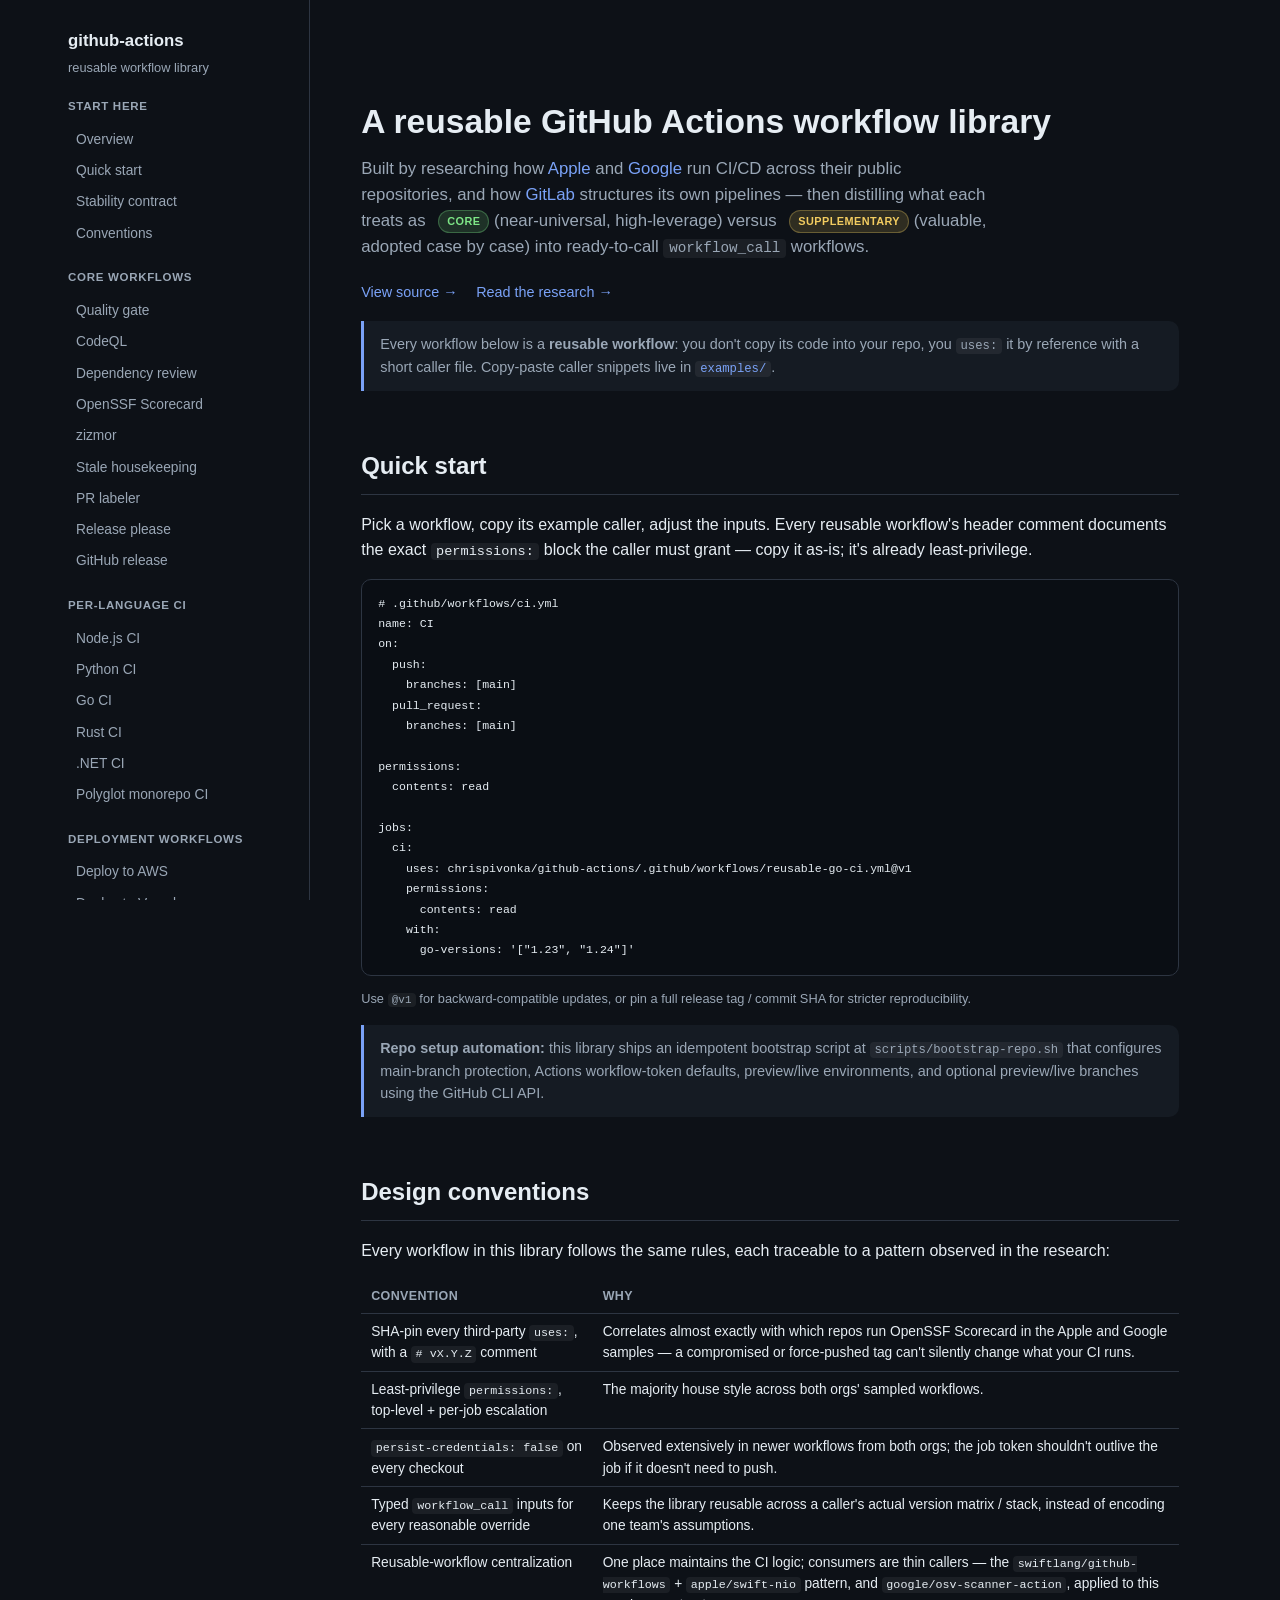
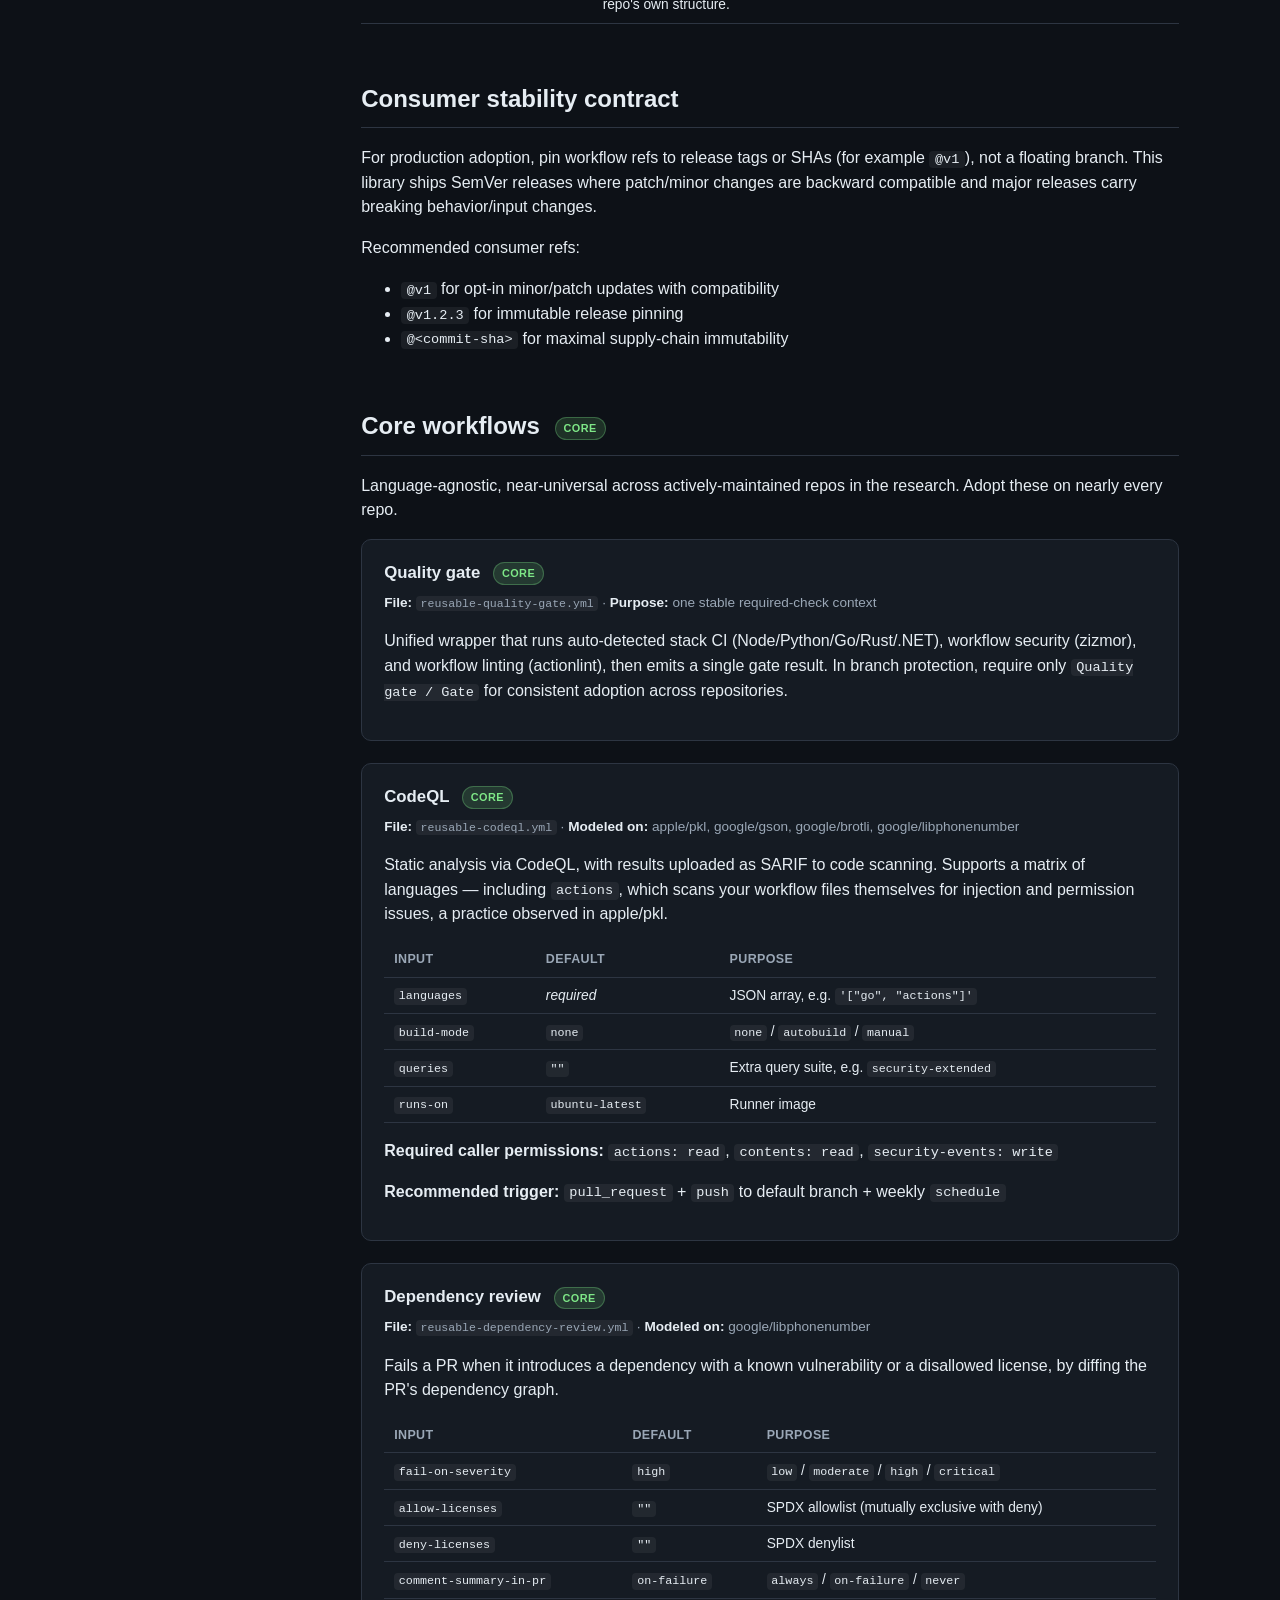
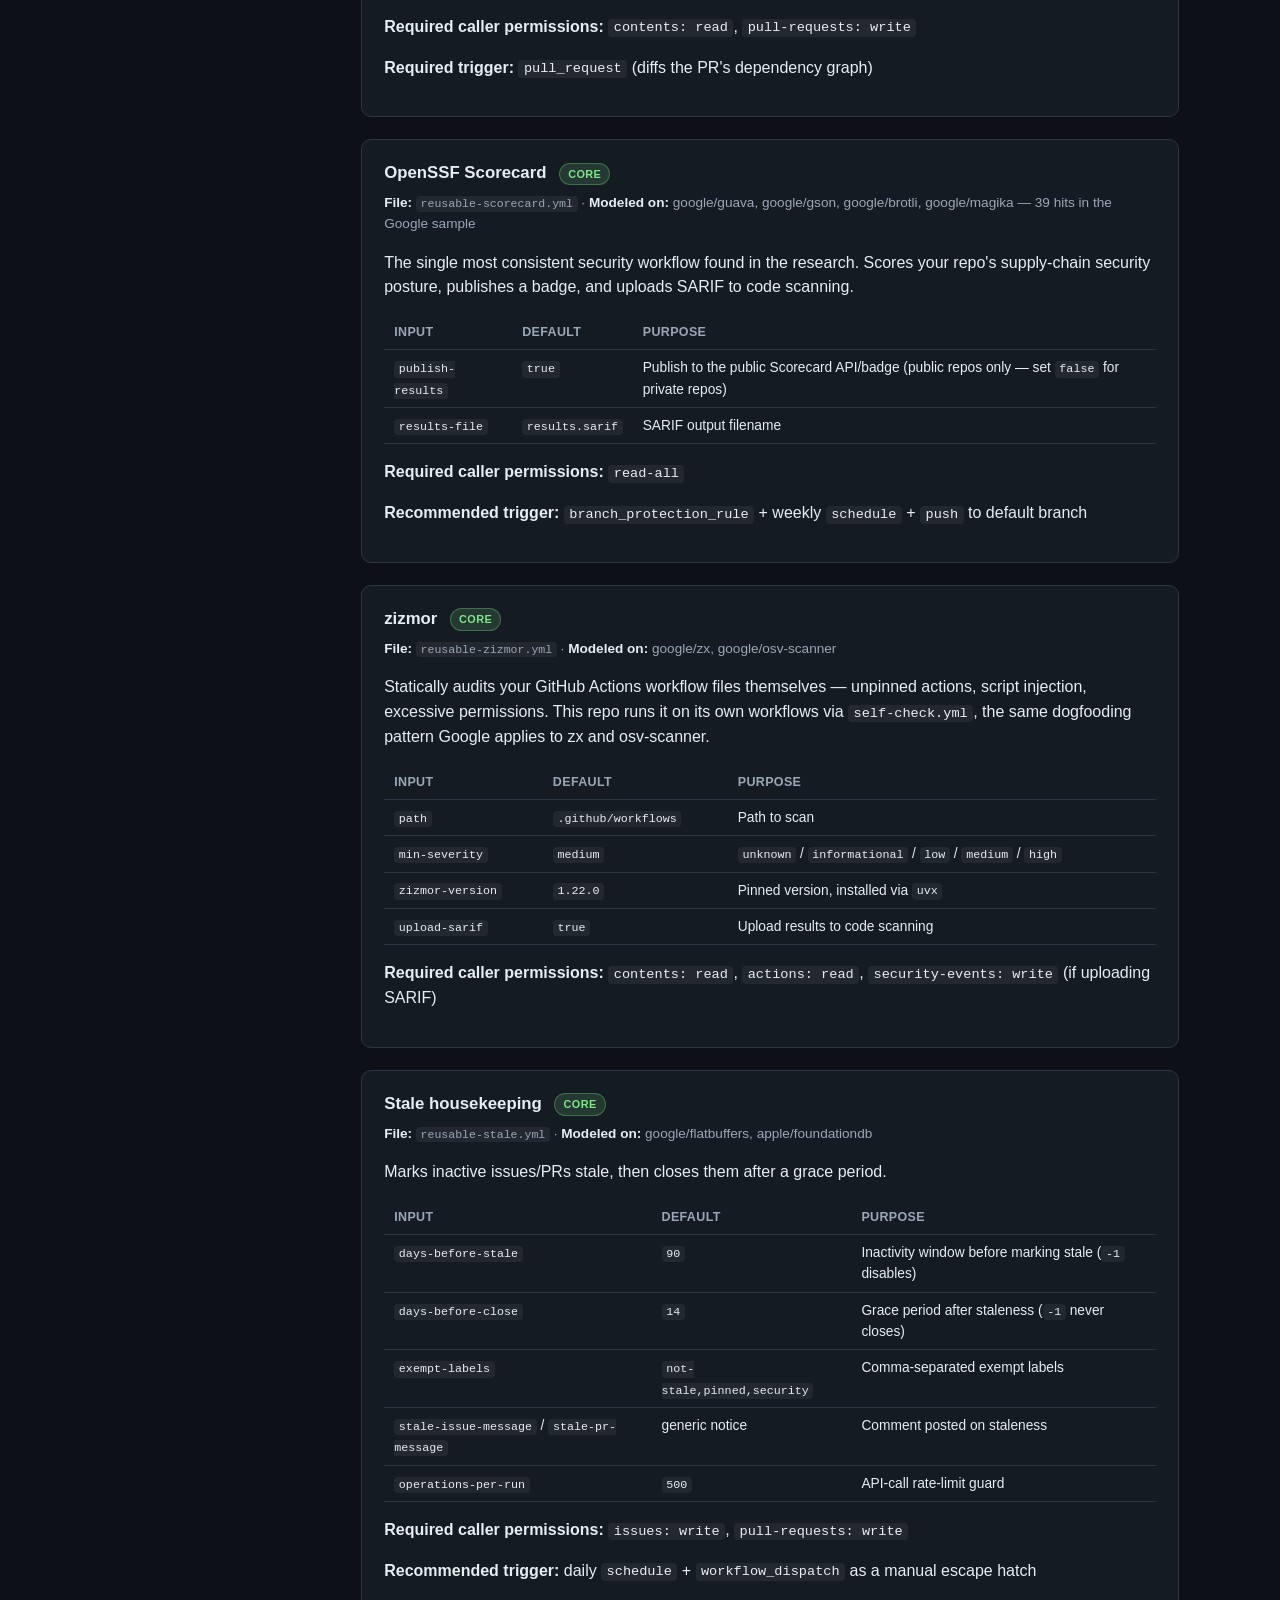
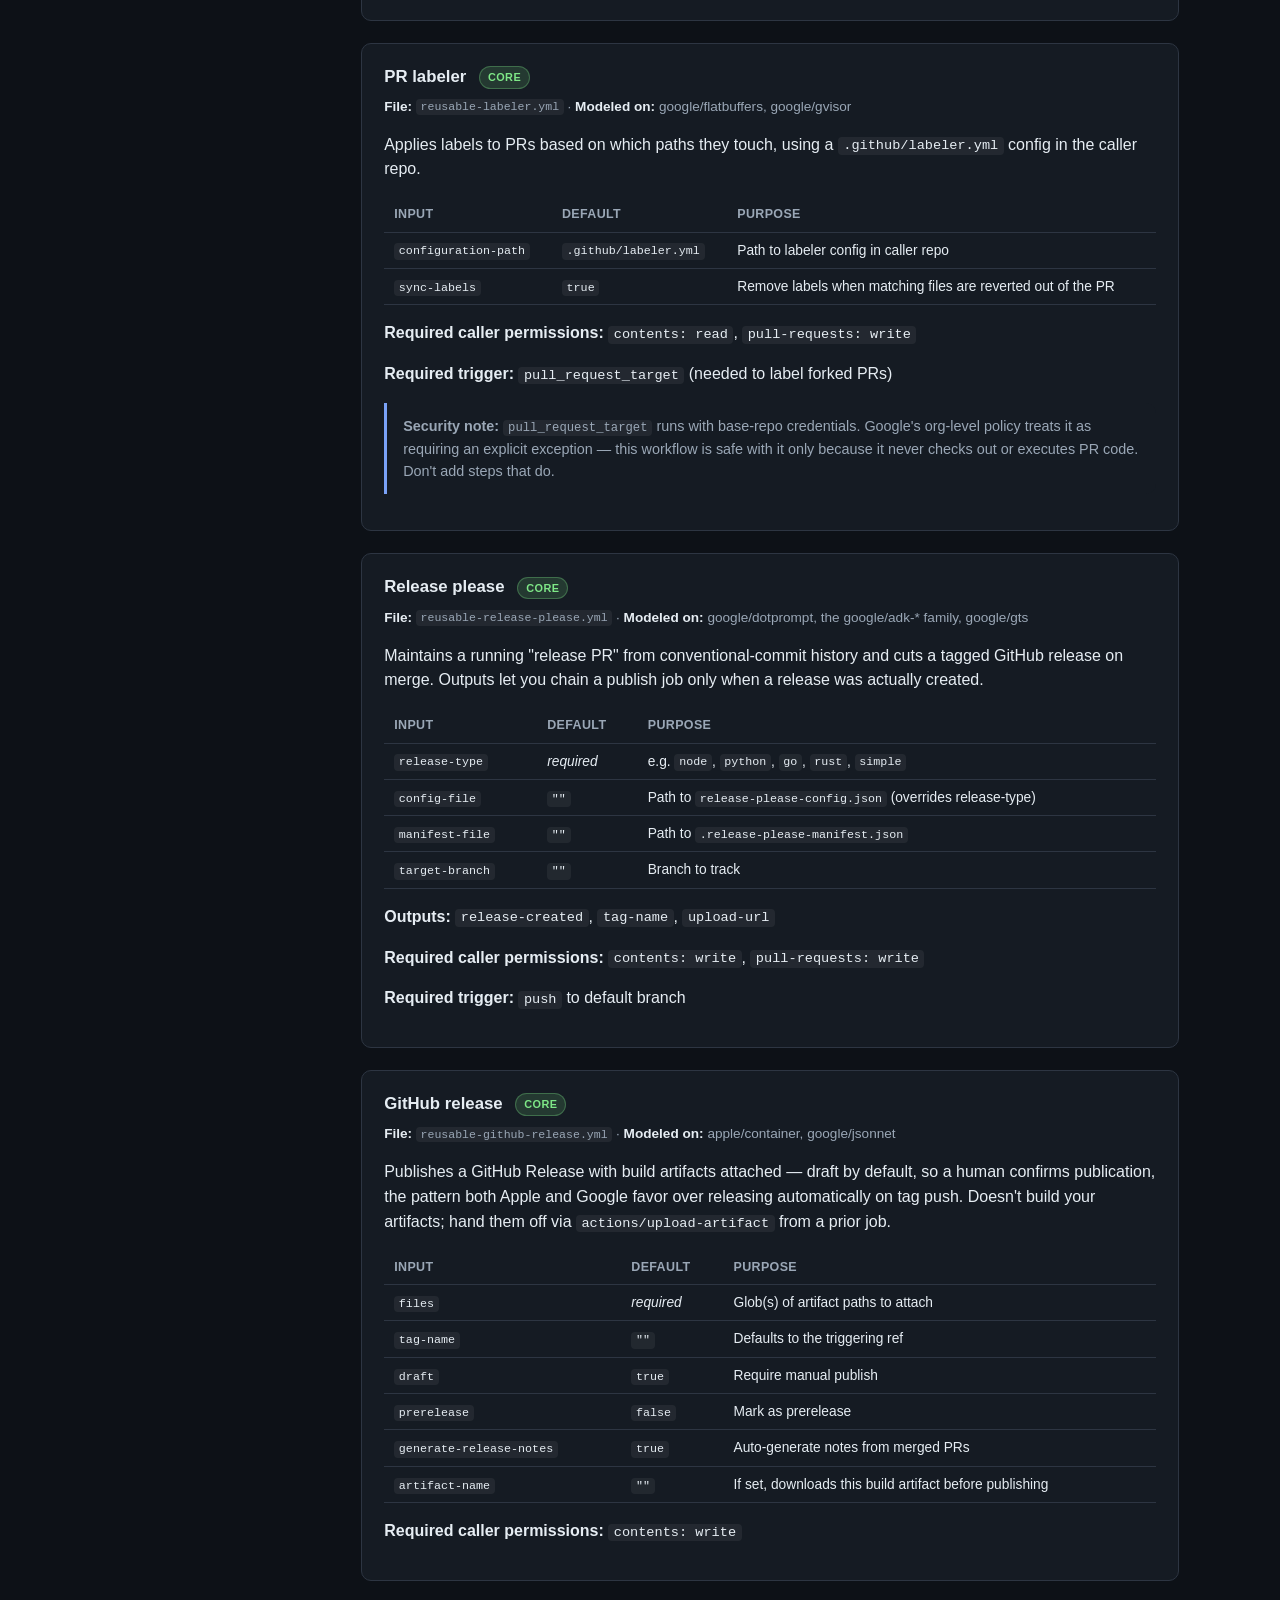
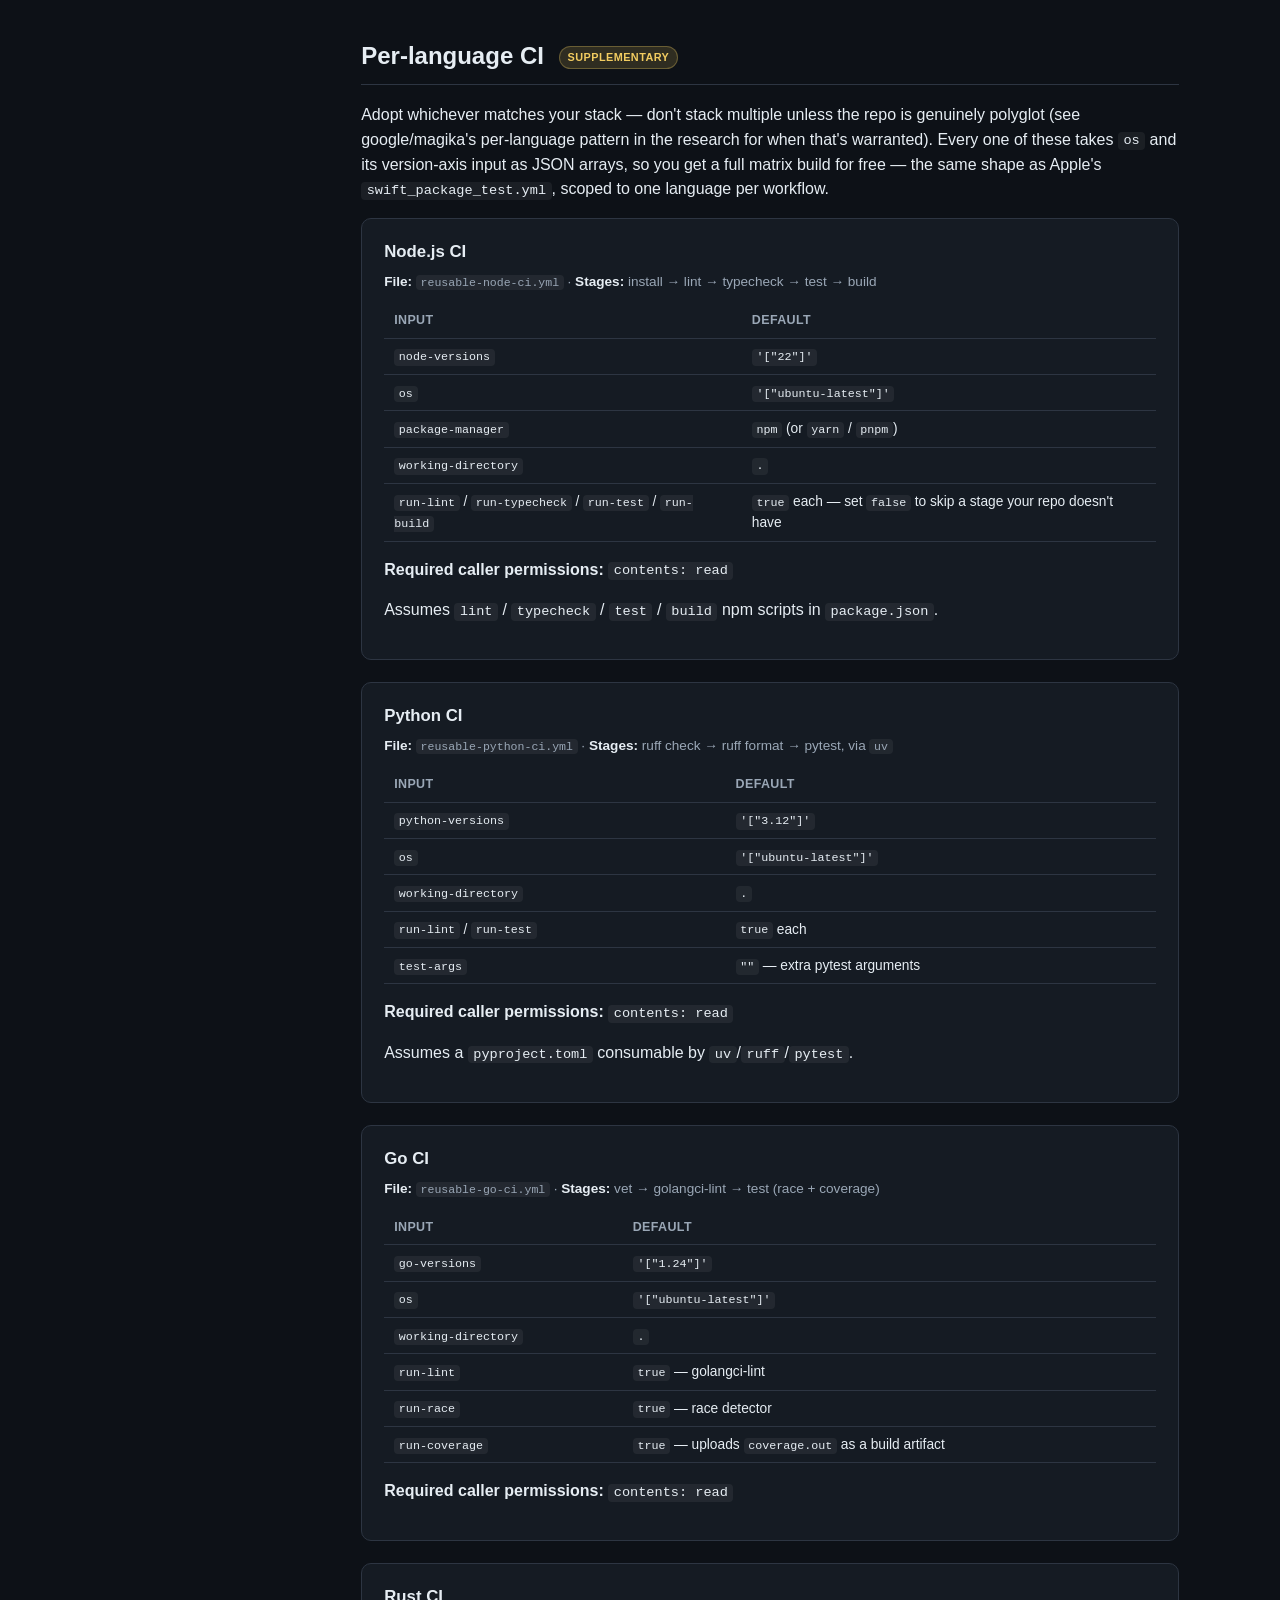
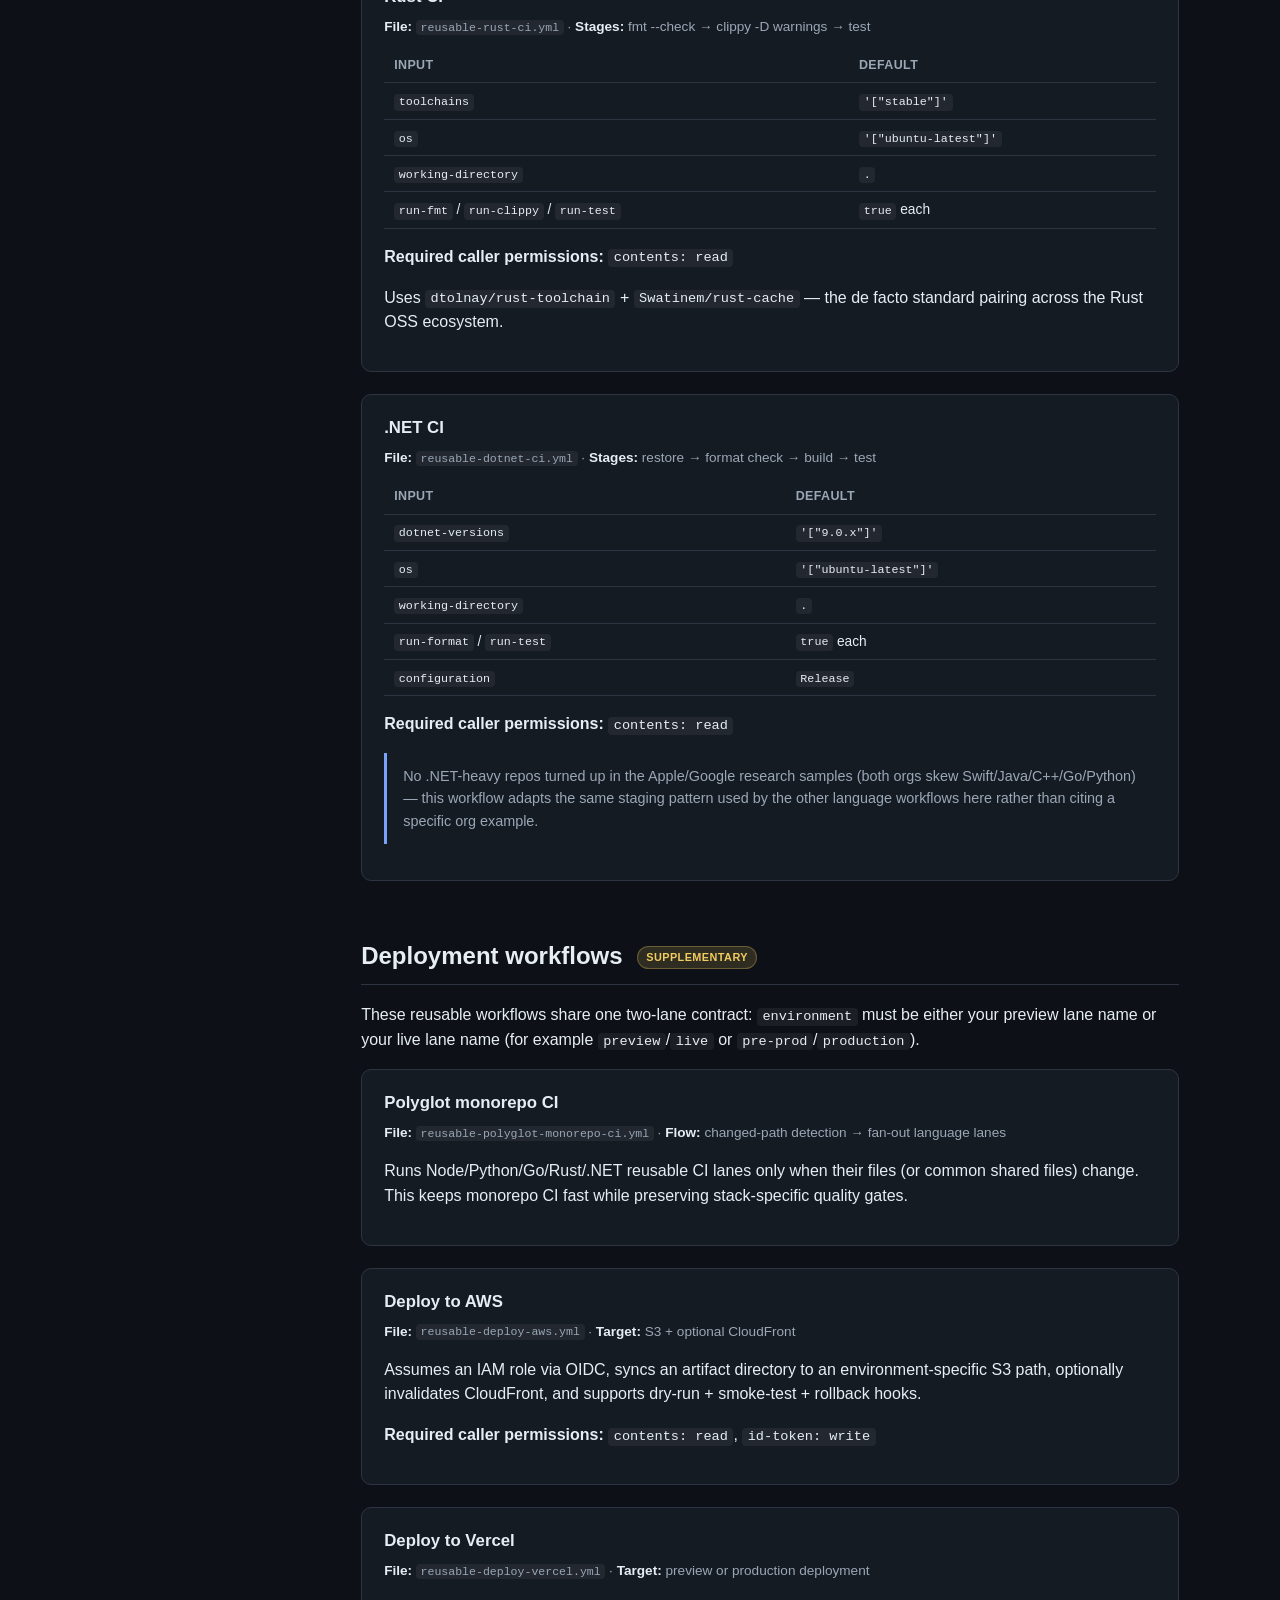
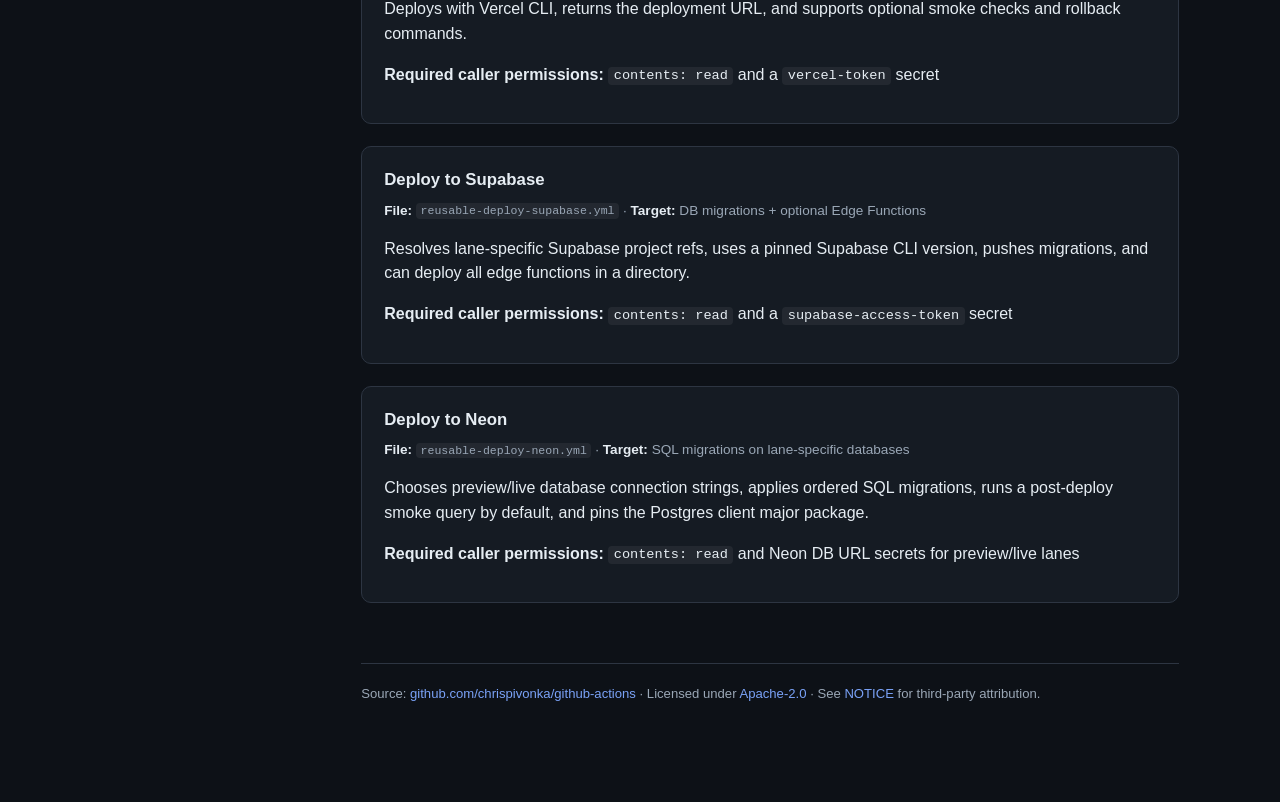
<file: docs/site/index.html>
<!doctype html>
<html lang="en">
<head>
<meta charset="utf-8">
<meta name="viewport" content="width=device-width, initial-scale=1">
<title>github-actions — reusable workflow library</title>
<meta name="description" content="Modular, reusable GitHub Actions workflows distilled from how Apple, Google, and GitLab run CI/CD.">
<link rel="stylesheet" href="assets/style.css">
</head>
<body>
<div class="layout">

<nav class="sidebar">
  <span class="brand">github-actions</span>
  <span class="tagline">reusable workflow library</span>

  <h4>Start here</h4>
  <ul>
    <li><a href="#overview">Overview</a></li>
    <li><a href="#quick-start">Quick start</a></li>
    <li><a href="#stability-contract">Stability contract</a></li>
    <li><a href="#conventions">Conventions</a></li>
  </ul>

  <h4>Core workflows</h4>
  <ul>
    <li><a href="#quality-gate">Quality gate</a></li>
    <li><a href="#codeql">CodeQL</a></li>
    <li><a href="#dependency-review">Dependency review</a></li>
    <li><a href="#scorecard">OpenSSF Scorecard</a></li>
    <li><a href="#zizmor">zizmor</a></li>
    <li><a href="#stale">Stale housekeeping</a></li>
    <li><a href="#labeler">PR labeler</a></li>
    <li><a href="#release-please">Release please</a></li>
    <li><a href="#github-release">GitHub release</a></li>
  </ul>

  <h4>Per-language CI</h4>
  <ul>
    <li><a href="#node-ci">Node.js CI</a></li>
    <li><a href="#python-ci">Python CI</a></li>
    <li><a href="#go-ci">Go CI</a></li>
    <li><a href="#rust-ci">Rust CI</a></li>
    <li><a href="#dotnet-ci">.NET CI</a></li>
    <li><a href="#polyglot-monorepo-ci">Polyglot monorepo CI</a></li>
  </ul>

  <h4>Deployment workflows</h4>
  <ul>
    <li><a href="#deploy-aws">Deploy to AWS</a></li>
    <li><a href="#deploy-vercel">Deploy to Vercel</a></li>
    <li><a href="#deploy-supabase">Deploy to Supabase</a></li>
    <li><a href="#deploy-neon">Deploy to Neon</a></li>
  </ul>

  <h4>Background</h4>
  <ul>
    <li><a href="research.html">Research writeups</a></li>
    <li><a href="https://github.com/chrispivonka/github-actions" target="_blank" rel="noopener">Source on GitHub</a></li>
    <li><a href="https://github.com/chrispivonka/github-actions/blob/main/LICENSE" target="_blank" rel="noopener">License</a></li>
  </ul>
</nav>

<main>

  <section class="hero" id="overview">
    <h1>A reusable GitHub Actions workflow library</h1>
    <p class="lead">
      Built by researching how <a href="https://github.com/apple" target="_blank" rel="noopener">Apple</a>
      and <a href="https://github.com/google" target="_blank" rel="noopener">Google</a> run CI/CD across
      their public repositories, and how <a href="https://about.gitlab.com/" target="_blank" rel="noopener">GitLab</a>
      structures its own pipelines — then distilling what each treats as
      <span class="badge core">core</span> (near-universal, high-leverage) versus
      <span class="badge supp">supplementary</span> (valuable, adopted case by case)
      into ready-to-call <code>workflow_call</code> workflows.
    </p>
    <div class="links">
      <a href="https://github.com/chrispivonka/github-actions" target="_blank" rel="noopener">View source →</a>
      <a href="research.html">Read the research →</a>
    </div>

    <div class="callout">
      Every workflow below is a <strong>reusable workflow</strong>: you don't copy its code into your
      repo, you <code>uses:</code> it by reference with a short caller file. Copy-paste caller
      snippets live in <a href="https://github.com/chrispivonka/github-actions/tree/main/examples" target="_blank" rel="noopener"><code>examples/</code></a>.
    </div>
  </section>

  <section id="quick-start">
    <h2>Quick start</h2>
    <p>Pick a workflow, copy its example caller, adjust the inputs. Every reusable workflow's
      header comment documents the exact <code>permissions:</code> block the caller must
      grant — copy it as-is; it's already least-privilege.</p>
    <pre><code># .github/workflows/ci.yml
name: CI
on:
  push:
    branches: [main]
  pull_request:
    branches: [main]

permissions:
  contents: read

jobs:
  ci:
    uses: chrispivonka/github-actions/.github/workflows/reusable-go-ci.yml@v1
    permissions:
      contents: read
    with:
      go-versions: '["1.23", "1.24"]'</code></pre>
    <p class="toc-jump">Use <code>@v1</code> for backward-compatible updates, or pin a
      full release tag / commit SHA for stricter reproducibility.</p>
    <div class="callout">
      <strong>Repo setup automation:</strong> this library ships an idempotent bootstrap
      script at <code>scripts/bootstrap-repo.sh</code> that configures main-branch
      protection, Actions workflow-token defaults, preview/live environments, and
      optional preview/live branches using the GitHub CLI API.
    </div>
  </section>

  <section id="conventions">
    <h2>Design conventions</h2>
    <p>Every workflow in this library follows the same rules, each traceable to a pattern
      observed in the research:</p>
    <table>
      <thead><tr><th>Convention</th><th>Why</th></tr></thead>
      <tbody>
        <tr>
          <td>SHA-pin every third-party <code>uses:</code>, with a <code>#&nbsp;vX.Y.Z</code> comment</td>
          <td>Correlates almost exactly with which repos run OpenSSF Scorecard in the Apple and Google samples — a compromised or force-pushed tag can't silently change what your CI runs.</td>
        </tr>
        <tr>
          <td>Least-privilege <code>permissions:</code>, top-level + per-job escalation</td>
          <td>The majority house style across both orgs' sampled workflows.</td>
        </tr>
        <tr>
          <td><code>persist-credentials: false</code> on every checkout</td>
          <td>Observed extensively in newer workflows from both orgs; the job token shouldn't outlive the job if it doesn't need to push.</td>
        </tr>
        <tr>
          <td>Typed <code>workflow_call</code> inputs for every reasonable override</td>
          <td>Keeps the library reusable across a caller's actual version matrix / stack, instead of encoding one team's assumptions.</td>
        </tr>
        <tr>
          <td>Reusable-workflow centralization</td>
          <td>One place maintains the CI logic; consumers are thin callers — the <code>swiftlang/github-workflows</code> + <code>apple/swift-nio</code> pattern, and <code>google/osv-scanner-action</code>, applied to this repo's own structure.</td>
        </tr>
      </tbody>
    </table>
  </section>

  <section id="stability-contract">
    <h2>Consumer stability contract</h2>
    <p>For production adoption, pin workflow refs to release tags or SHAs (for example
      <code>@v1</code>), not a floating branch. This library ships SemVer releases where
      patch/minor changes are backward compatible and major releases carry breaking
      behavior/input changes.</p>
    <p>Recommended consumer refs:</p>
    <ul>
      <li><code>@v1</code> for opt-in minor/patch updates with compatibility</li>
      <li><code>@v1.2.3</code> for immutable release pinning</li>
      <li><code>@&lt;commit-sha&gt;</code> for maximal supply-chain immutability</li>
    </ul>
  </section>

  <section id="core-workflows">
    <h2>Core workflows <span class="badge core">core</span></h2>
    <p>Language-agnostic, near-universal across actively-maintained repos in the research.
      Adopt these on nearly every repo.</p>

    <div class="card" id="quality-gate">
      <h4>Quality gate <span class="badge core">core</span></h4>
      <div class="meta"><strong>File:</strong> <code>reusable-quality-gate.yml</code> · <strong>Purpose:</strong> one stable required-check context</div>
      <p>Unified wrapper that runs auto-detected stack CI (Node/Python/Go/Rust/.NET),
        workflow security (zizmor), and workflow linting (actionlint), then emits a
        single gate result. In branch protection, require only
        <code>Quality gate / Gate</code> for consistent adoption across repositories.</p>
    </div>

    <div class="card" id="codeql">
      <h4>CodeQL <span class="badge core">core</span></h4>
      <div class="meta"><strong>File:</strong> <code>reusable-codeql.yml</code> · <strong>Modeled on:</strong> apple/pkl, google/gson, google/brotli, google/libphonenumber</div>
      <p>Static analysis via CodeQL, with results uploaded as SARIF to code scanning. Supports a
        matrix of languages — including <code>actions</code>, which scans your workflow files
        themselves for injection and permission issues, a practice observed in apple/pkl.</p>
      <table>
        <thead><tr><th>Input</th><th>Default</th><th>Purpose</th></tr></thead>
        <tbody>
          <tr><td><code>languages</code></td><td><em>required</em></td><td>JSON array, e.g. <code>'["go", "actions"]'</code></td></tr>
          <tr><td><code>build-mode</code></td><td><code>none</code></td><td><code>none</code> / <code>autobuild</code> / <code>manual</code></td></tr>
          <tr><td><code>queries</code></td><td><code>""</code></td><td>Extra query suite, e.g. <code>security-extended</code></td></tr>
          <tr><td><code>runs-on</code></td><td><code>ubuntu-latest</code></td><td>Runner image</td></tr>
        </tbody>
      </table>
      <p><strong>Required caller permissions:</strong> <code>actions: read</code>, <code>contents: read</code>, <code>security-events: write</code></p>
      <p><strong>Recommended trigger:</strong> <code>pull_request</code> + <code>push</code> to default branch + weekly <code>schedule</code></p>
    </div>

    <div class="card" id="dependency-review">
      <h4>Dependency review <span class="badge core">core</span></h4>
      <div class="meta"><strong>File:</strong> <code>reusable-dependency-review.yml</code> · <strong>Modeled on:</strong> google/libphonenumber</div>
      <p>Fails a PR when it introduces a dependency with a known vulnerability or a
        disallowed license, by diffing the PR's dependency graph.</p>
      <table>
        <thead><tr><th>Input</th><th>Default</th><th>Purpose</th></tr></thead>
        <tbody>
          <tr><td><code>fail-on-severity</code></td><td><code>high</code></td><td><code>low</code> / <code>moderate</code> / <code>high</code> / <code>critical</code></td></tr>
          <tr><td><code>allow-licenses</code></td><td><code>""</code></td><td>SPDX allowlist (mutually exclusive with deny)</td></tr>
          <tr><td><code>deny-licenses</code></td><td><code>""</code></td><td>SPDX denylist</td></tr>
          <tr><td><code>comment-summary-in-pr</code></td><td><code>on-failure</code></td><td><code>always</code> / <code>on-failure</code> / <code>never</code></td></tr>
        </tbody>
      </table>
      <p><strong>Required caller permissions:</strong> <code>contents: read</code>, <code>pull-requests: write</code></p>
      <p><strong>Required trigger:</strong> <code>pull_request</code> (diffs the PR's dependency graph)</p>
    </div>

    <div class="card" id="scorecard">
      <h4>OpenSSF Scorecard <span class="badge core">core</span></h4>
      <div class="meta"><strong>File:</strong> <code>reusable-scorecard.yml</code> · <strong>Modeled on:</strong> google/guava, google/gson, google/brotli, google/magika — 39 hits in the Google sample</div>
      <p>The single most consistent security workflow found in the research. Scores your
        repo's supply-chain security posture, publishes a badge, and uploads SARIF to code
        scanning.</p>
      <table>
        <thead><tr><th>Input</th><th>Default</th><th>Purpose</th></tr></thead>
        <tbody>
          <tr><td><code>publish-results</code></td><td><code>true</code></td><td>Publish to the public Scorecard API/badge (public repos only — set <code>false</code> for private repos)</td></tr>
          <tr><td><code>results-file</code></td><td><code>results.sarif</code></td><td>SARIF output filename</td></tr>
        </tbody>
      </table>
      <p><strong>Required caller permissions:</strong> <code>read-all</code></p>
      <p><strong>Recommended trigger:</strong> <code>branch_protection_rule</code> + weekly <code>schedule</code> + <code>push</code> to default branch</p>
    </div>

    <div class="card" id="zizmor">
      <h4>zizmor <span class="badge core">core</span></h4>
      <div class="meta"><strong>File:</strong> <code>reusable-zizmor.yml</code> · <strong>Modeled on:</strong> google/zx, google/osv-scanner</div>
      <p>Statically audits your GitHub Actions workflow files themselves — unpinned actions,
        script injection, excessive permissions. This repo runs it on its own workflows via
        <code>self-check.yml</code>, the same dogfooding pattern Google applies to zx and
        osv-scanner.</p>
      <table>
        <thead><tr><th>Input</th><th>Default</th><th>Purpose</th></tr></thead>
        <tbody>
          <tr><td><code>path</code></td><td><code>.github/workflows</code></td><td>Path to scan</td></tr>
          <tr><td><code>min-severity</code></td><td><code>medium</code></td><td><code>unknown</code> / <code>informational</code> / <code>low</code> / <code>medium</code> / <code>high</code></td></tr>
          <tr><td><code>zizmor-version</code></td><td><code>1.22.0</code></td><td>Pinned version, installed via <code>uvx</code></td></tr>
          <tr><td><code>upload-sarif</code></td><td><code>true</code></td><td>Upload results to code scanning</td></tr>
        </tbody>
      </table>
      <p><strong>Required caller permissions:</strong> <code>contents: read</code>, <code>actions: read</code>, <code>security-events: write</code> (if uploading SARIF)</p>
    </div>

    <div class="card" id="stale">
      <h4>Stale housekeeping <span class="badge core">core</span></h4>
      <div class="meta"><strong>File:</strong> <code>reusable-stale.yml</code> · <strong>Modeled on:</strong> google/flatbuffers, apple/foundationdb</div>
      <p>Marks inactive issues/PRs stale, then closes them after a grace period.</p>
      <table>
        <thead><tr><th>Input</th><th>Default</th><th>Purpose</th></tr></thead>
        <tbody>
          <tr><td><code>days-before-stale</code></td><td><code>90</code></td><td>Inactivity window before marking stale (<code>-1</code> disables)</td></tr>
          <tr><td><code>days-before-close</code></td><td><code>14</code></td><td>Grace period after staleness (<code>-1</code> never closes)</td></tr>
          <tr><td><code>exempt-labels</code></td><td><code>not-stale,pinned,security</code></td><td>Comma-separated exempt labels</td></tr>
          <tr><td><code>stale-issue-message</code> / <code>stale-pr-message</code></td><td>generic notice</td><td>Comment posted on staleness</td></tr>
          <tr><td><code>operations-per-run</code></td><td><code>500</code></td><td>API-call rate-limit guard</td></tr>
        </tbody>
      </table>
      <p><strong>Required caller permissions:</strong> <code>issues: write</code>, <code>pull-requests: write</code></p>
      <p><strong>Recommended trigger:</strong> daily <code>schedule</code> + <code>workflow_dispatch</code> as a manual escape hatch</p>
    </div>

    <div class="card" id="labeler">
      <h4>PR labeler <span class="badge core">core</span></h4>
      <div class="meta"><strong>File:</strong> <code>reusable-labeler.yml</code> · <strong>Modeled on:</strong> google/flatbuffers, google/gvisor</div>
      <p>Applies labels to PRs based on which paths they touch, using a
        <code>.github/labeler.yml</code> config in the caller repo.</p>
      <table>
        <thead><tr><th>Input</th><th>Default</th><th>Purpose</th></tr></thead>
        <tbody>
          <tr><td><code>configuration-path</code></td><td><code>.github/labeler.yml</code></td><td>Path to labeler config in caller repo</td></tr>
          <tr><td><code>sync-labels</code></td><td><code>true</code></td><td>Remove labels when matching files are reverted out of the PR</td></tr>
        </tbody>
      </table>
      <p><strong>Required caller permissions:</strong> <code>contents: read</code>, <code>pull-requests: write</code></p>
      <p><strong>Required trigger:</strong> <code>pull_request_target</code> (needed to label forked PRs)</p>
      <div class="callout">
        <strong>Security note:</strong> <code>pull_request_target</code> runs with base-repo
        credentials. Google's org-level policy treats it as requiring an explicit exception —
        this workflow is safe with it only because it never checks out or executes PR code.
        Don't add steps that do.
      </div>
    </div>

    <div class="card" id="release-please">
      <h4>Release please <span class="badge core">core</span></h4>
      <div class="meta"><strong>File:</strong> <code>reusable-release-please.yml</code> · <strong>Modeled on:</strong> google/dotprompt, the google/adk-* family, google/gts</div>
      <p>Maintains a running "release PR" from conventional-commit history and cuts a tagged
        GitHub release on merge. Outputs let you chain a publish job only when a release was
        actually created.</p>
      <table>
        <thead><tr><th>Input</th><th>Default</th><th>Purpose</th></tr></thead>
        <tbody>
          <tr><td><code>release-type</code></td><td><em>required</em></td><td>e.g. <code>node</code>, <code>python</code>, <code>go</code>, <code>rust</code>, <code>simple</code></td></tr>
          <tr><td><code>config-file</code></td><td><code>""</code></td><td>Path to <code>release-please-config.json</code> (overrides release-type)</td></tr>
          <tr><td><code>manifest-file</code></td><td><code>""</code></td><td>Path to <code>.release-please-manifest.json</code></td></tr>
          <tr><td><code>target-branch</code></td><td><code>""</code></td><td>Branch to track</td></tr>
        </tbody>
      </table>
      <p><strong>Outputs:</strong> <code>release-created</code>, <code>tag-name</code>, <code>upload-url</code></p>
      <p><strong>Required caller permissions:</strong> <code>contents: write</code>, <code>pull-requests: write</code></p>
      <p><strong>Required trigger:</strong> <code>push</code> to default branch</p>
    </div>

    <div class="card" id="github-release">
      <h4>GitHub release <span class="badge core">core</span></h4>
      <div class="meta"><strong>File:</strong> <code>reusable-github-release.yml</code> · <strong>Modeled on:</strong> apple/container, google/jsonnet</div>
      <p>Publishes a GitHub Release with build artifacts attached — draft by default, so a
        human confirms publication, the pattern both Apple and Google favor over releasing
        automatically on tag push. Doesn't build your artifacts; hand them off via
        <code>actions/upload-artifact</code> from a prior job.</p>
      <table>
        <thead><tr><th>Input</th><th>Default</th><th>Purpose</th></tr></thead>
        <tbody>
          <tr><td><code>files</code></td><td><em>required</em></td><td>Glob(s) of artifact paths to attach</td></tr>
          <tr><td><code>tag-name</code></td><td><code>""</code></td><td>Defaults to the triggering ref</td></tr>
          <tr><td><code>draft</code></td><td><code>true</code></td><td>Require manual publish</td></tr>
          <tr><td><code>prerelease</code></td><td><code>false</code></td><td>Mark as prerelease</td></tr>
          <tr><td><code>generate-release-notes</code></td><td><code>true</code></td><td>Auto-generate notes from merged PRs</td></tr>
          <tr><td><code>artifact-name</code></td><td><code>""</code></td><td>If set, downloads this build artifact before publishing</td></tr>
        </tbody>
      </table>
      <p><strong>Required caller permissions:</strong> <code>contents: write</code></p>
    </div>
  </section>

  <section id="lang-ci">
    <h2>Per-language CI <span class="badge supp">supplementary</span></h2>
    <p>Adopt whichever matches your stack — don't stack multiple unless the repo is genuinely
      polyglot (see google/magika's per-language pattern in the research for when that's
      warranted). Every one of these takes <code>os</code> and its version-axis input as JSON
      arrays, so you get a full matrix build for free — the same shape as Apple's
      <code>swift_package_test.yml</code>, scoped to one language per workflow.</p>

    <div class="card" id="node-ci">
      <h4>Node.js CI</h4>
      <div class="meta"><strong>File:</strong> <code>reusable-node-ci.yml</code> · <strong>Stages:</strong> install → lint → typecheck → test → build</div>
      <table>
        <thead><tr><th>Input</th><th>Default</th></tr></thead>
        <tbody>
          <tr><td><code>node-versions</code></td><td><code>'["22"]'</code></td></tr>
          <tr><td><code>os</code></td><td><code>'["ubuntu-latest"]'</code></td></tr>
          <tr><td><code>package-manager</code></td><td><code>npm</code> (or <code>yarn</code> / <code>pnpm</code>)</td></tr>
          <tr><td><code>working-directory</code></td><td><code>.</code></td></tr>
          <tr><td><code>run-lint</code> / <code>run-typecheck</code> / <code>run-test</code> / <code>run-build</code></td><td><code>true</code> each — set <code>false</code> to skip a stage your repo doesn't have</td></tr>
        </tbody>
      </table>
      <p><strong>Required caller permissions:</strong> <code>contents: read</code></p>
      <p>Assumes <code>lint</code> / <code>typecheck</code> / <code>test</code> / <code>build</code> npm scripts in <code>package.json</code>.</p>
    </div>

    <div class="card" id="python-ci">
      <h4>Python CI</h4>
      <div class="meta"><strong>File:</strong> <code>reusable-python-ci.yml</code> · <strong>Stages:</strong> ruff check → ruff format → pytest, via <code>uv</code></div>
      <table>
        <thead><tr><th>Input</th><th>Default</th></tr></thead>
        <tbody>
          <tr><td><code>python-versions</code></td><td><code>'["3.12"]'</code></td></tr>
          <tr><td><code>os</code></td><td><code>'["ubuntu-latest"]'</code></td></tr>
          <tr><td><code>working-directory</code></td><td><code>.</code></td></tr>
          <tr><td><code>run-lint</code> / <code>run-test</code></td><td><code>true</code> each</td></tr>
          <tr><td><code>test-args</code></td><td><code>""</code> — extra pytest arguments</td></tr>
        </tbody>
      </table>
      <p><strong>Required caller permissions:</strong> <code>contents: read</code></p>
      <p>Assumes a <code>pyproject.toml</code> consumable by <code>uv</code>/<code>ruff</code>/<code>pytest</code>.</p>
    </div>

    <div class="card" id="go-ci">
      <h4>Go CI</h4>
      <div class="meta"><strong>File:</strong> <code>reusable-go-ci.yml</code> · <strong>Stages:</strong> vet → golangci-lint → test (race + coverage)</div>
      <table>
        <thead><tr><th>Input</th><th>Default</th></tr></thead>
        <tbody>
          <tr><td><code>go-versions</code></td><td><code>'["1.24"]'</code></td></tr>
          <tr><td><code>os</code></td><td><code>'["ubuntu-latest"]'</code></td></tr>
          <tr><td><code>working-directory</code></td><td><code>.</code></td></tr>
          <tr><td><code>run-lint</code></td><td><code>true</code> — golangci-lint</td></tr>
          <tr><td><code>run-race</code></td><td><code>true</code> — race detector</td></tr>
          <tr><td><code>run-coverage</code></td><td><code>true</code> — uploads <code>coverage.out</code> as a build artifact</td></tr>
        </tbody>
      </table>
      <p><strong>Required caller permissions:</strong> <code>contents: read</code></p>
    </div>

    <div class="card" id="rust-ci">
      <h4>Rust CI</h4>
      <div class="meta"><strong>File:</strong> <code>reusable-rust-ci.yml</code> · <strong>Stages:</strong> fmt --check → clippy -D warnings → test</div>
      <table>
        <thead><tr><th>Input</th><th>Default</th></tr></thead>
        <tbody>
          <tr><td><code>toolchains</code></td><td><code>'["stable"]'</code></td></tr>
          <tr><td><code>os</code></td><td><code>'["ubuntu-latest"]'</code></td></tr>
          <tr><td><code>working-directory</code></td><td><code>.</code></td></tr>
          <tr><td><code>run-fmt</code> / <code>run-clippy</code> / <code>run-test</code></td><td><code>true</code> each</td></tr>
        </tbody>
      </table>
      <p><strong>Required caller permissions:</strong> <code>contents: read</code></p>
      <p>Uses <code>dtolnay/rust-toolchain</code> + <code>Swatinem/rust-cache</code> — the de facto
        standard pairing across the Rust OSS ecosystem.</p>
    </div>

    <div class="card" id="dotnet-ci">
      <h4>.NET CI</h4>
      <div class="meta"><strong>File:</strong> <code>reusable-dotnet-ci.yml</code> · <strong>Stages:</strong> restore → format check → build → test</div>
      <table>
        <thead><tr><th>Input</th><th>Default</th></tr></thead>
        <tbody>
          <tr><td><code>dotnet-versions</code></td><td><code>'["9.0.x"]'</code></td></tr>
          <tr><td><code>os</code></td><td><code>'["ubuntu-latest"]'</code></td></tr>
          <tr><td><code>working-directory</code></td><td><code>.</code></td></tr>
          <tr><td><code>run-format</code> / <code>run-test</code></td><td><code>true</code> each</td></tr>
          <tr><td><code>configuration</code></td><td><code>Release</code></td></tr>
        </tbody>
      </table>
      <p><strong>Required caller permissions:</strong> <code>contents: read</code></p>
      <div class="callout">
        No .NET-heavy repos turned up in the Apple/Google research samples (both orgs skew
        Swift/Java/C++/Go/Python) — this workflow adapts the same staging pattern used by the
        other language workflows here rather than citing a specific org example.
      </div>
    </div>
  </section>

  <section id="deployments">
    <h2>Deployment workflows <span class="badge supp">supplementary</span></h2>
    <p>These reusable workflows share one two-lane contract:
      <code>environment</code> must be either your preview lane name or your live lane
      name (for example <code>preview</code>/<code>live</code> or
      <code>pre-prod</code>/<code>production</code>).</p>

    <div class="card" id="polyglot-monorepo-ci">
      <h4>Polyglot monorepo CI</h4>
      <div class="meta"><strong>File:</strong> <code>reusable-polyglot-monorepo-ci.yml</code> · <strong>Flow:</strong> changed-path detection → fan-out language lanes</div>
      <p>Runs Node/Python/Go/Rust/.NET reusable CI lanes only when their files (or common
        shared files) change. This keeps monorepo CI fast while preserving stack-specific
        quality gates.</p>
    </div>

    <div class="card" id="deploy-aws">
      <h4>Deploy to AWS</h4>
      <div class="meta"><strong>File:</strong> <code>reusable-deploy-aws.yml</code> · <strong>Target:</strong> S3 + optional CloudFront</div>
      <p>Assumes an IAM role via OIDC, syncs an artifact directory to an environment-specific
        S3 path, optionally invalidates CloudFront, and supports dry-run + smoke-test +
        rollback hooks.</p>
      <p><strong>Required caller permissions:</strong> <code>contents: read</code>, <code>id-token: write</code></p>
    </div>

    <div class="card" id="deploy-vercel">
      <h4>Deploy to Vercel</h4>
      <div class="meta"><strong>File:</strong> <code>reusable-deploy-vercel.yml</code> · <strong>Target:</strong> preview or production deployment</div>
      <p>Deploys with Vercel CLI, returns the deployment URL, and supports optional smoke
        checks and rollback commands.</p>
      <p><strong>Required caller permissions:</strong> <code>contents: read</code> and a <code>vercel-token</code> secret</p>
    </div>

    <div class="card" id="deploy-supabase">
      <h4>Deploy to Supabase</h4>
      <div class="meta"><strong>File:</strong> <code>reusable-deploy-supabase.yml</code> · <strong>Target:</strong> DB migrations + optional Edge Functions</div>
      <p>Resolves lane-specific Supabase project refs, uses a pinned Supabase CLI version,
        pushes migrations, and can deploy all edge functions in a directory.</p>
      <p><strong>Required caller permissions:</strong> <code>contents: read</code> and a <code>supabase-access-token</code> secret</p>
    </div>

    <div class="card" id="deploy-neon">
      <h4>Deploy to Neon</h4>
      <div class="meta"><strong>File:</strong> <code>reusable-deploy-neon.yml</code> · <strong>Target:</strong> SQL migrations on lane-specific databases</div>
      <p>Chooses preview/live database connection strings, applies ordered SQL migrations, runs
        a post-deploy smoke query by default, and pins the Postgres client major package.</p>
      <p><strong>Required caller permissions:</strong> <code>contents: read</code> and Neon DB URL secrets for preview/live lanes</p>
    </div>
  </section>

  <footer>
    Source: <a href="https://github.com/chrispivonka/github-actions" target="_blank" rel="noopener">github.com/chrispivonka/github-actions</a> ·
    Licensed under <a href="https://github.com/chrispivonka/github-actions/blob/main/LICENSE" target="_blank" rel="noopener">Apache-2.0</a> ·
    See <a href="https://github.com/chrispivonka/github-actions/blob/main/NOTICE" target="_blank" rel="noopener">NOTICE</a> for third-party attribution.
  </footer>

</main>
</div>
</body>
</html>
</file>
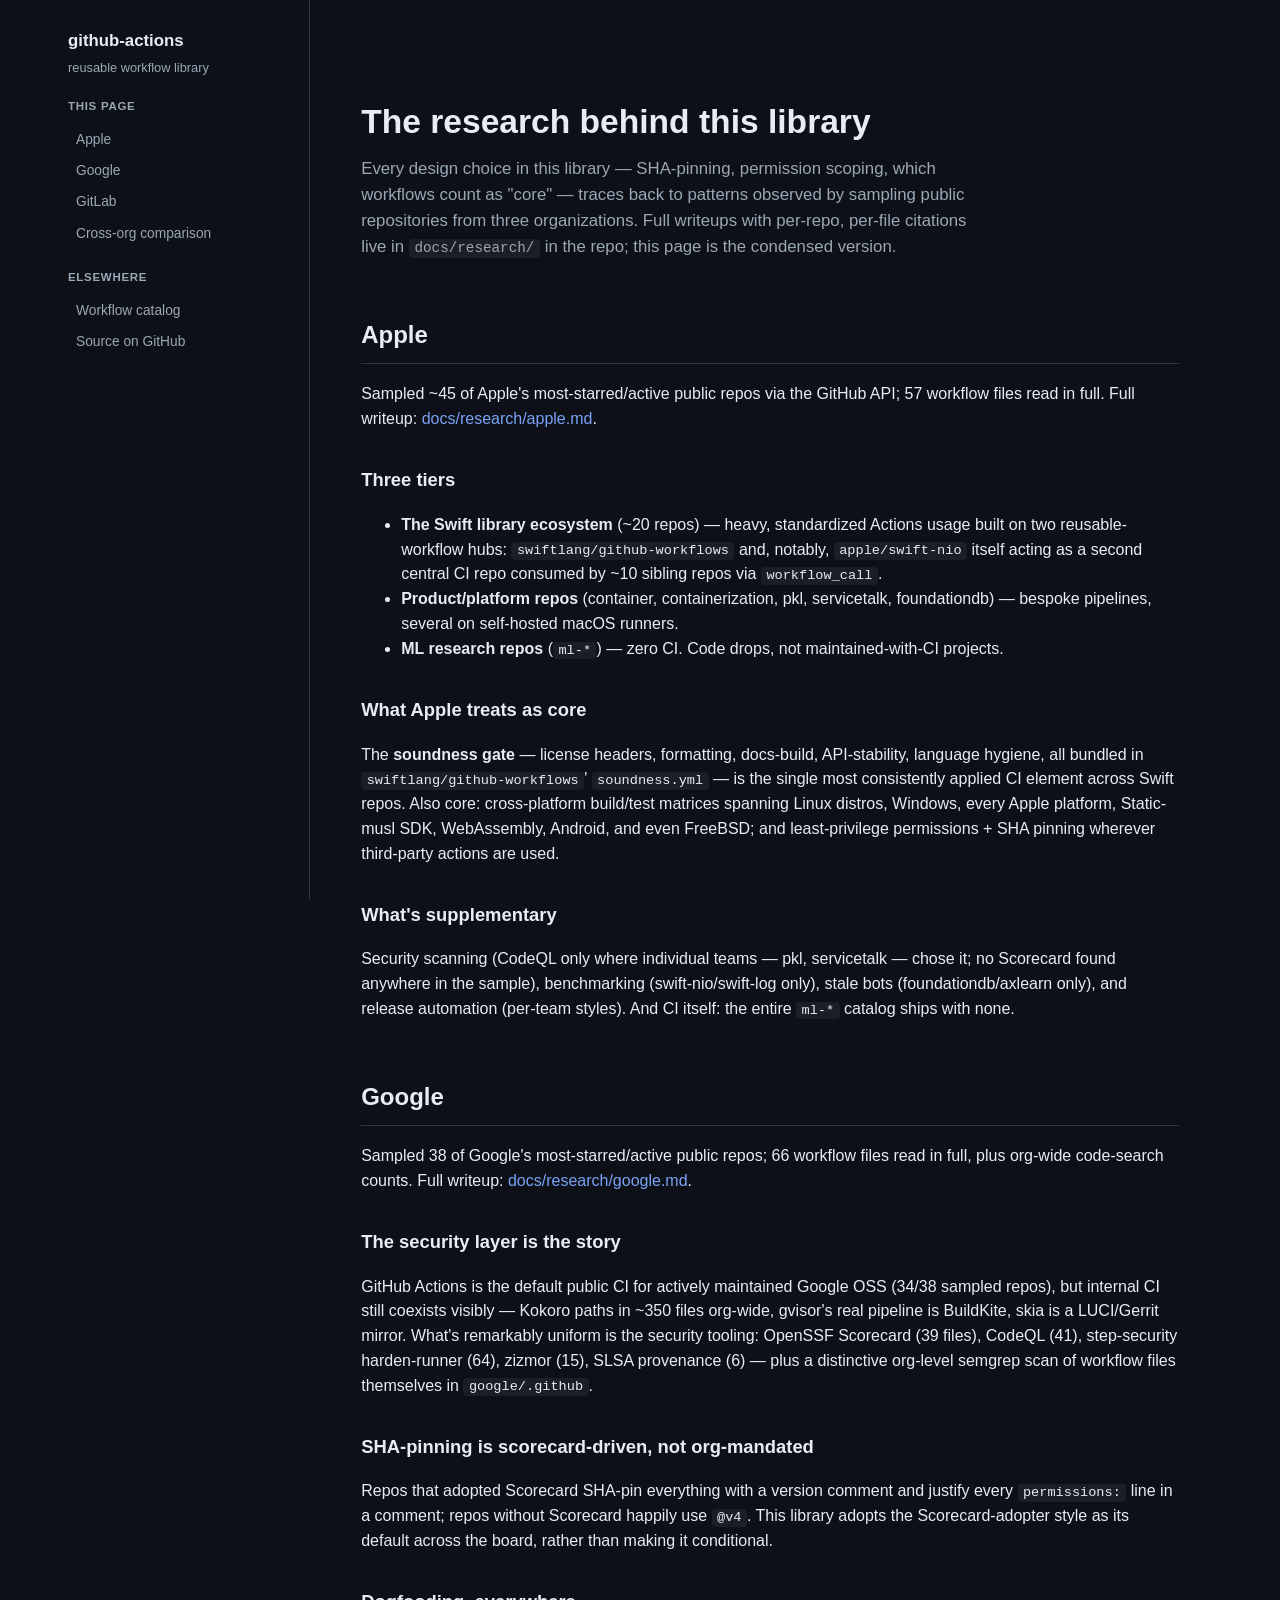
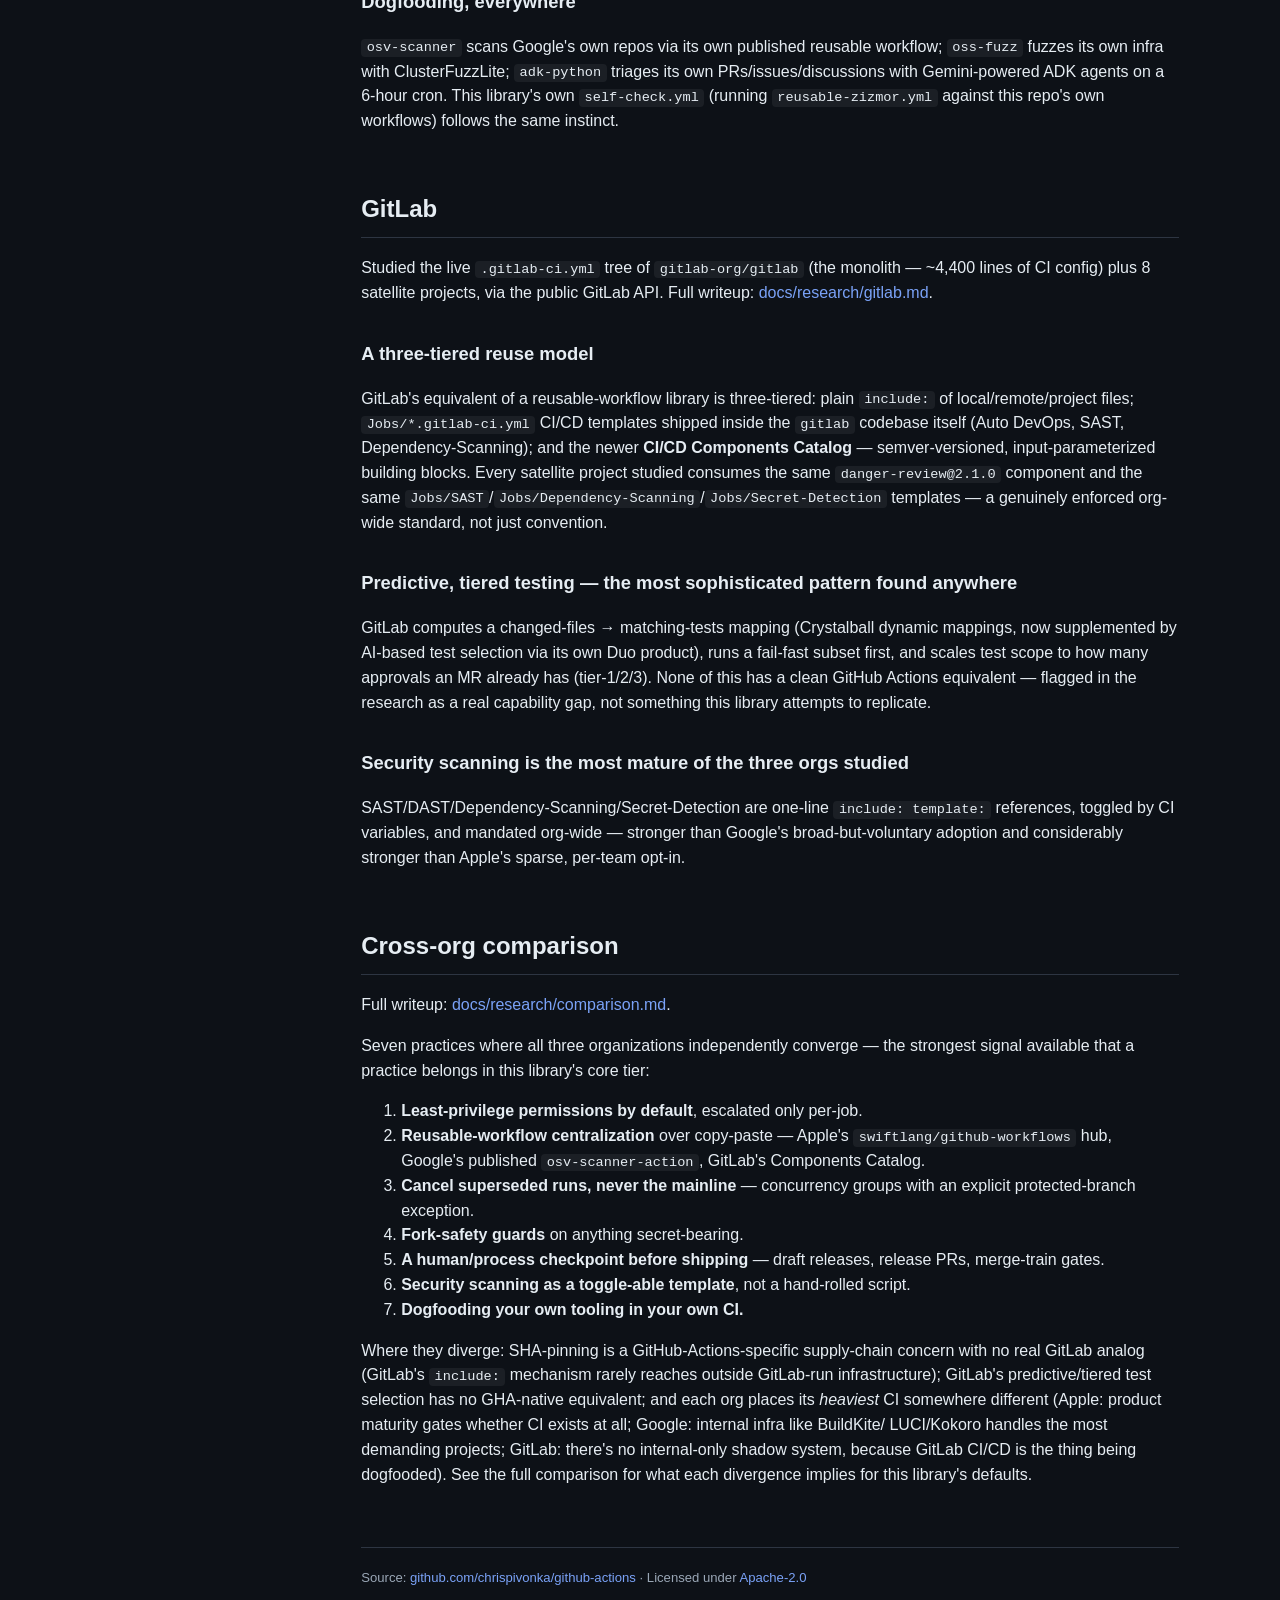
<file: docs/site/research.html>
<!doctype html>
<html lang="en">
<head>
<meta charset="utf-8">
<meta name="viewport" content="width=device-width, initial-scale=1">
<title>Research — github-actions</title>
<meta name="description" content="How Apple, Google, and GitLab structure CI/CD across their repositories — the research behind this workflow library.">
<link rel="stylesheet" href="assets/style.css">
</head>
<body>
<div class="layout">

<nav class="sidebar">
  <span class="brand"><a href="index.html" style="color:inherit;text-decoration:none;">github-actions</a></span>
  <span class="tagline">reusable workflow library</span>

  <h4>This page</h4>
  <ul>
    <li><a href="#apple">Apple</a></li>
    <li><a href="#google">Google</a></li>
    <li><a href="#gitlab">GitLab</a></li>
    <li><a href="#comparison">Cross-org comparison</a></li>
  </ul>

  <h4>Elsewhere</h4>
  <ul>
    <li><a href="index.html">Workflow catalog</a></li>
    <li><a href="https://github.com/chrispivonka/github-actions" target="_blank" rel="noopener">Source on GitHub</a></li>
  </ul>
</nav>

<main>
  <section class="hero" id="research-top">
    <h1>The research behind this library</h1>
    <p class="lead">
      Every design choice in this library — SHA-pinning, permission scoping, which workflows
      count as "core" — traces back to patterns observed by sampling public repositories from
      three organizations. Full writeups with per-repo, per-file citations live in
      <code>docs/research/</code> in the repo; this page is the condensed version.
    </p>
  </section>

  <section id="apple">
    <h2>Apple</h2>
    <p class="meta">Sampled ~45 of Apple's most-starred/active public repos via the GitHub API;
      57 workflow files read in full. Full writeup:
      <a href="https://github.com/chrispivonka/github-actions/blob/main/docs/research/apple.md" target="_blank" rel="noopener">docs/research/apple.md</a>.</p>

    <h3>Three tiers</h3>
    <ul>
      <li><strong>The Swift library ecosystem</strong> (~20 repos) — heavy, standardized Actions
        usage built on two reusable-workflow hubs: <code>swiftlang/github-workflows</code> and,
        notably, <code>apple/swift-nio</code> itself acting as a second central CI repo consumed
        by ~10 sibling repos via <code>workflow_call</code>.</li>
      <li><strong>Product/platform repos</strong> (container, containerization, pkl,
        servicetalk, foundationdb) — bespoke pipelines, several on self-hosted macOS runners.</li>
      <li><strong>ML research repos</strong> (<code>ml-*</code>) — zero CI. Code drops, not
        maintained-with-CI projects.</li>
    </ul>

    <h3>What Apple treats as core</h3>
    <p>The <strong>soundness gate</strong> — license headers, formatting, docs-build,
      API-stability, language hygiene, all bundled in <code>swiftlang/github-workflows</code>'
      <code>soundness.yml</code> — is the single most consistently applied CI element across
      Swift repos. Also core: cross-platform build/test matrices spanning Linux distros, Windows,
      every Apple platform, Static-musl SDK, WebAssembly, Android, and even FreeBSD; and
      least-privilege permissions + SHA pinning wherever third-party actions are used.</p>

    <h3>What's supplementary</h3>
    <p>Security scanning (CodeQL only where individual teams — pkl, servicetalk — chose it; no
      Scorecard found anywhere in the sample), benchmarking (swift-nio/swift-log only), stale
      bots (foundationdb/axlearn only), and release automation (per-team styles). And CI itself:
      the entire <code>ml-*</code> catalog ships with none.</p>
  </section>

  <section id="google">
    <h2>Google</h2>
    <p class="meta">Sampled 38 of Google's most-starred/active public repos; 66 workflow files
      read in full, plus org-wide code-search counts. Full writeup:
      <a href="https://github.com/chrispivonka/github-actions/blob/main/docs/research/google.md" target="_blank" rel="noopener">docs/research/google.md</a>.</p>

    <h3>The security layer is the story</h3>
    <p>GitHub Actions is the default public CI for actively maintained Google OSS (34/38
      sampled repos), but internal CI still coexists visibly — Kokoro paths in ~350 files
      org-wide, gvisor's real pipeline is BuildKite, skia is a LUCI/Gerrit mirror. What's
      remarkably uniform is the security tooling: OpenSSF Scorecard (39 files), CodeQL (41),
      step-security harden-runner (64), zizmor (15), SLSA provenance (6) — plus a distinctive
      org-level semgrep scan of workflow files themselves in <code>google/.github</code>.</p>

    <h3>SHA-pinning is scorecard-driven, not org-mandated</h3>
    <p>Repos that adopted Scorecard SHA-pin everything with a version comment and justify every
      <code>permissions:</code> line in a comment; repos without Scorecard happily use
      <code>@v4</code>. This library adopts the Scorecard-adopter style as its default across the
      board, rather than making it conditional.</p>

    <h3>Dogfooding, everywhere</h3>
    <p><code>osv-scanner</code> scans Google's own repos via its own published reusable workflow;
      <code>oss-fuzz</code> fuzzes its own infra with ClusterFuzzLite;
      <code>adk-python</code> triages its own PRs/issues/discussions with Gemini-powered ADK
      agents on a 6-hour cron. This library's own <code>self-check.yml</code>
      (running <code>reusable-zizmor.yml</code> against this repo's own workflows) follows the
      same instinct.</p>
  </section>

  <section id="gitlab">
    <h2>GitLab</h2>
    <p class="meta">Studied the live <code>.gitlab-ci.yml</code> tree of <code>gitlab-org/gitlab</code>
      (the monolith — ~4,400 lines of CI config) plus 8 satellite projects, via the public
      GitLab API. Full writeup:
      <a href="https://github.com/chrispivonka/github-actions/blob/main/docs/research/gitlab.md" target="_blank" rel="noopener">docs/research/gitlab.md</a>.</p>

    <h3>A three-tiered reuse model</h3>
    <p>GitLab's equivalent of a reusable-workflow library is three-tiered: plain
      <code>include:</code> of local/remote/project files; <code>Jobs/*.gitlab-ci.yml</code>
      CI/CD templates shipped inside the <code>gitlab</code> codebase itself (Auto DevOps,
      SAST, Dependency-Scanning); and the newer <strong>CI/CD Components Catalog</strong> —
      semver-versioned, input-parameterized building blocks. Every satellite project studied
      consumes the same <code>danger-review@2.1.0</code> component and the same
      <code>Jobs/SAST</code>/<code>Jobs/Dependency-Scanning</code>/<code>Jobs/Secret-Detection</code>
      templates — a genuinely enforced org-wide standard, not just convention.</p>

    <h3>Predictive, tiered testing — the most sophisticated pattern found anywhere</h3>
    <p>GitLab computes a changed-files → matching-tests mapping (Crystalball dynamic
      mappings, now supplemented by AI-based test selection via its own Duo product), runs a
      fail-fast subset first, and scales test scope to how many approvals an MR already has
      (tier-1/2/3). None of this has a clean GitHub Actions equivalent — flagged in the
      research as a real capability gap, not something this library attempts to replicate.</p>

    <h3>Security scanning is the most mature of the three orgs studied</h3>
    <p>SAST/DAST/Dependency-Scanning/Secret-Detection are one-line <code>include: template:</code>
      references, toggled by CI variables, and mandated org-wide — stronger than Google's
      broad-but-voluntary adoption and considerably stronger than Apple's sparse, per-team
      opt-in.</p>
  </section>

  <section id="comparison">
    <h2>Cross-org comparison</h2>
    <p class="meta">Full writeup:
      <a href="https://github.com/chrispivonka/github-actions/blob/main/docs/research/comparison.md" target="_blank" rel="noopener">docs/research/comparison.md</a>.</p>
    <p>Seven practices where all three organizations independently converge — the strongest
      signal available that a practice belongs in this library's core tier:</p>
    <ol>
      <li><strong>Least-privilege permissions by default</strong>, escalated only per-job.</li>
      <li><strong>Reusable-workflow centralization</strong> over copy-paste — Apple's
        <code>swiftlang/github-workflows</code> hub, Google's published
        <code>osv-scanner-action</code>, GitLab's Components Catalog.</li>
      <li><strong>Cancel superseded runs, never the mainline</strong> — concurrency groups
        with an explicit protected-branch exception.</li>
      <li><strong>Fork-safety guards</strong> on anything secret-bearing.</li>
      <li><strong>A human/process checkpoint before shipping</strong> — draft releases,
        release PRs, merge-train gates.</li>
      <li><strong>Security scanning as a toggle-able template</strong>, not a hand-rolled
        script.</li>
      <li><strong>Dogfooding your own tooling in your own CI.</strong></li>
    </ol>
    <p>Where they diverge: SHA-pinning is a GitHub-Actions-specific supply-chain concern with
      no real GitLab analog (GitLab's <code>include:</code> mechanism rarely reaches outside
      GitLab-run infrastructure); GitLab's predictive/tiered test selection has no GHA-native
      equivalent; and each org places its <em>heaviest</em> CI somewhere different (Apple:
      product maturity gates whether CI exists at all; Google: internal infra like BuildKite/
      LUCI/Kokoro handles the most demanding projects; GitLab: there's no internal-only shadow
      system, because GitLab CI/CD is the thing being dogfooded). See the full comparison for
      what each divergence implies for this library's defaults.</p>
  </section>

  <footer>
    Source: <a href="https://github.com/chrispivonka/github-actions" target="_blank" rel="noopener">github.com/chrispivonka/github-actions</a> ·
    Licensed under <a href="https://github.com/chrispivonka/github-actions/blob/main/LICENSE" target="_blank" rel="noopener">Apache-2.0</a>
  </footer>
</main>
</div>
</body>
</html>
</file>
<file: docs/site/assets/style.css>
:root {
  --bg: #0d1117;
  --bg-panel: #151b23;
  --bg-panel-2: #1c2330;
  --border: #2d3542;
  --text: #e6edf3;
  --text-dim: #9aa7b6;
  --accent: #7aa2f7;
  --accent-2: #bb9af7;
  --core: #7ee787;
  --supp: #f2cc60;
  --code-bg: #0a0e14;
  --radius: 10px;
  --maxw: 1180px;
  color-scheme: dark;
}

* { box-sizing: border-box; }

html, body {
  margin: 0;
  padding: 0;
  background: var(--bg);
  color: var(--text);
  font-family: -apple-system, BlinkMacSystemFont, "Segoe UI", Helvetica, Arial, sans-serif;
  line-height: 1.55;
}

a { color: var(--accent); text-decoration: none; }
a:hover { text-decoration: underline; }

code, pre {
  font-family: ui-monospace, SFMono-Regular, "SF Mono", Menlo, Consolas, monospace;
}

pre {
  background: var(--code-bg);
  border: 1px solid var(--border);
  border-radius: var(--radius);
  padding: 14px 16px;
  overflow-x: auto;
  font-size: 0.85rem;
  line-height: 1.5;
}

code {
  font-size: 0.85em;
  background: rgba(255,255,255,0.06);
  padding: 0.1em 0.4em;
  border-radius: 4px;
}

pre code {
  background: none;
  padding: 0;
}

.layout {
  display: grid;
  grid-template-columns: 260px minmax(0, 1fr);
  max-width: var(--maxw);
  margin: 0 auto;
  min-height: 100vh;
}

@media (max-width: 900px) {
  .layout { grid-template-columns: 1fr; }
  nav.sidebar { display: none; }
}

nav.sidebar {
  position: sticky;
  top: 0;
  align-self: start;
  height: 100vh;
  overflow-y: auto;
  padding: 28px 18px 40px;
  border-right: 1px solid var(--border);
}

nav.sidebar .brand {
  font-weight: 700;
  font-size: 1.05rem;
  margin-bottom: 4px;
  display: block;
}

nav.sidebar .tagline {
  color: var(--text-dim);
  font-size: 0.8rem;
  margin-bottom: 20px;
  display: block;
}

nav.sidebar h4 {
  font-size: 0.72rem;
  text-transform: uppercase;
  letter-spacing: 0.06em;
  color: var(--text-dim);
  margin: 20px 0 8px;
}

nav.sidebar ul {
  list-style: none;
  margin: 0;
  padding: 0;
}

nav.sidebar li a {
  display: block;
  padding: 5px 8px;
  border-radius: 6px;
  color: var(--text-dim);
  font-size: 0.86rem;
}

nav.sidebar li a:hover {
  background: var(--bg-panel-2);
  color: var(--text);
  text-decoration: none;
}

main {
  padding: 40px clamp(20px, 4vw, 56px) 100px;
  min-width: 0;
}

.hero h1 {
  font-size: 2.1rem;
  margin: 0 0 8px;
}

.hero p.lead {
  color: var(--text-dim);
  font-size: 1.05rem;
  max-width: 68ch;
  margin: 0 0 20px;
}

.hero .links a {
  display: inline-block;
  margin-right: 14px;
  font-size: 0.9rem;
}

section {
  margin: 56px 0;
  scroll-margin-top: 20px;
}

section h2 {
  font-size: 1.5rem;
  border-bottom: 1px solid var(--border);
  padding-bottom: 10px;
  margin-bottom: 18px;
}

section h3 {
  font-size: 1.15rem;
  margin-top: 34px;
}

.badge {
  display: inline-block;
  font-size: 0.68rem;
  font-weight: 600;
  text-transform: uppercase;
  letter-spacing: 0.04em;
  padding: 2px 8px;
  border-radius: 999px;
  margin-left: 8px;
  vertical-align: middle;
}

.badge.core { background: rgba(126,231,135,0.15); color: var(--core); border: 1px solid rgba(126,231,135,0.3); }
.badge.supp { background: rgba(242,204,96,0.15); color: var(--supp); border: 1px solid rgba(242,204,96,0.3); }

.card {
  background: var(--bg-panel);
  border: 1px solid var(--border);
  border-radius: var(--radius);
  padding: 20px 22px;
  margin-bottom: 22px;
}

.card > h4 {
  margin: 0 0 6px;
  font-size: 1.05rem;
}

.card .meta {
  color: var(--text-dim);
  font-size: 0.85rem;
  margin-bottom: 12px;
}

.card .meta strong { color: var(--text); font-weight: 600; }

table {
  border-collapse: collapse;
  width: 100%;
  font-size: 0.86rem;
  margin: 10px 0 4px;
}

th, td {
  border-bottom: 1px solid var(--border);
  padding: 7px 10px;
  text-align: left;
  vertical-align: top;
}

th {
  color: var(--text-dim);
  font-weight: 600;
  font-size: 0.78rem;
  text-transform: uppercase;
  letter-spacing: 0.03em;
}

.catalog-table td:first-child, .catalog-table th:first-child { white-space: nowrap; }

.grid-2 {
  display: grid;
  grid-template-columns: 1fr 1fr;
  gap: 18px;
}

@media (max-width: 700px) {
  .grid-2 { grid-template-columns: 1fr; }
}

footer {
  border-top: 1px solid var(--border);
  margin-top: 60px;
  padding-top: 20px;
  color: var(--text-dim);
  font-size: 0.82rem;
}

.callout {
  border-left: 3px solid var(--accent);
  background: var(--bg-panel);
  border-radius: 0 var(--radius) var(--radius) 0;
  padding: 12px 16px;
  font-size: 0.9rem;
  color: var(--text-dim);
  margin: 16px 0;
}

.toc-jump {
  font-size: 0.8rem;
  color: var(--text-dim);
}
</file>
